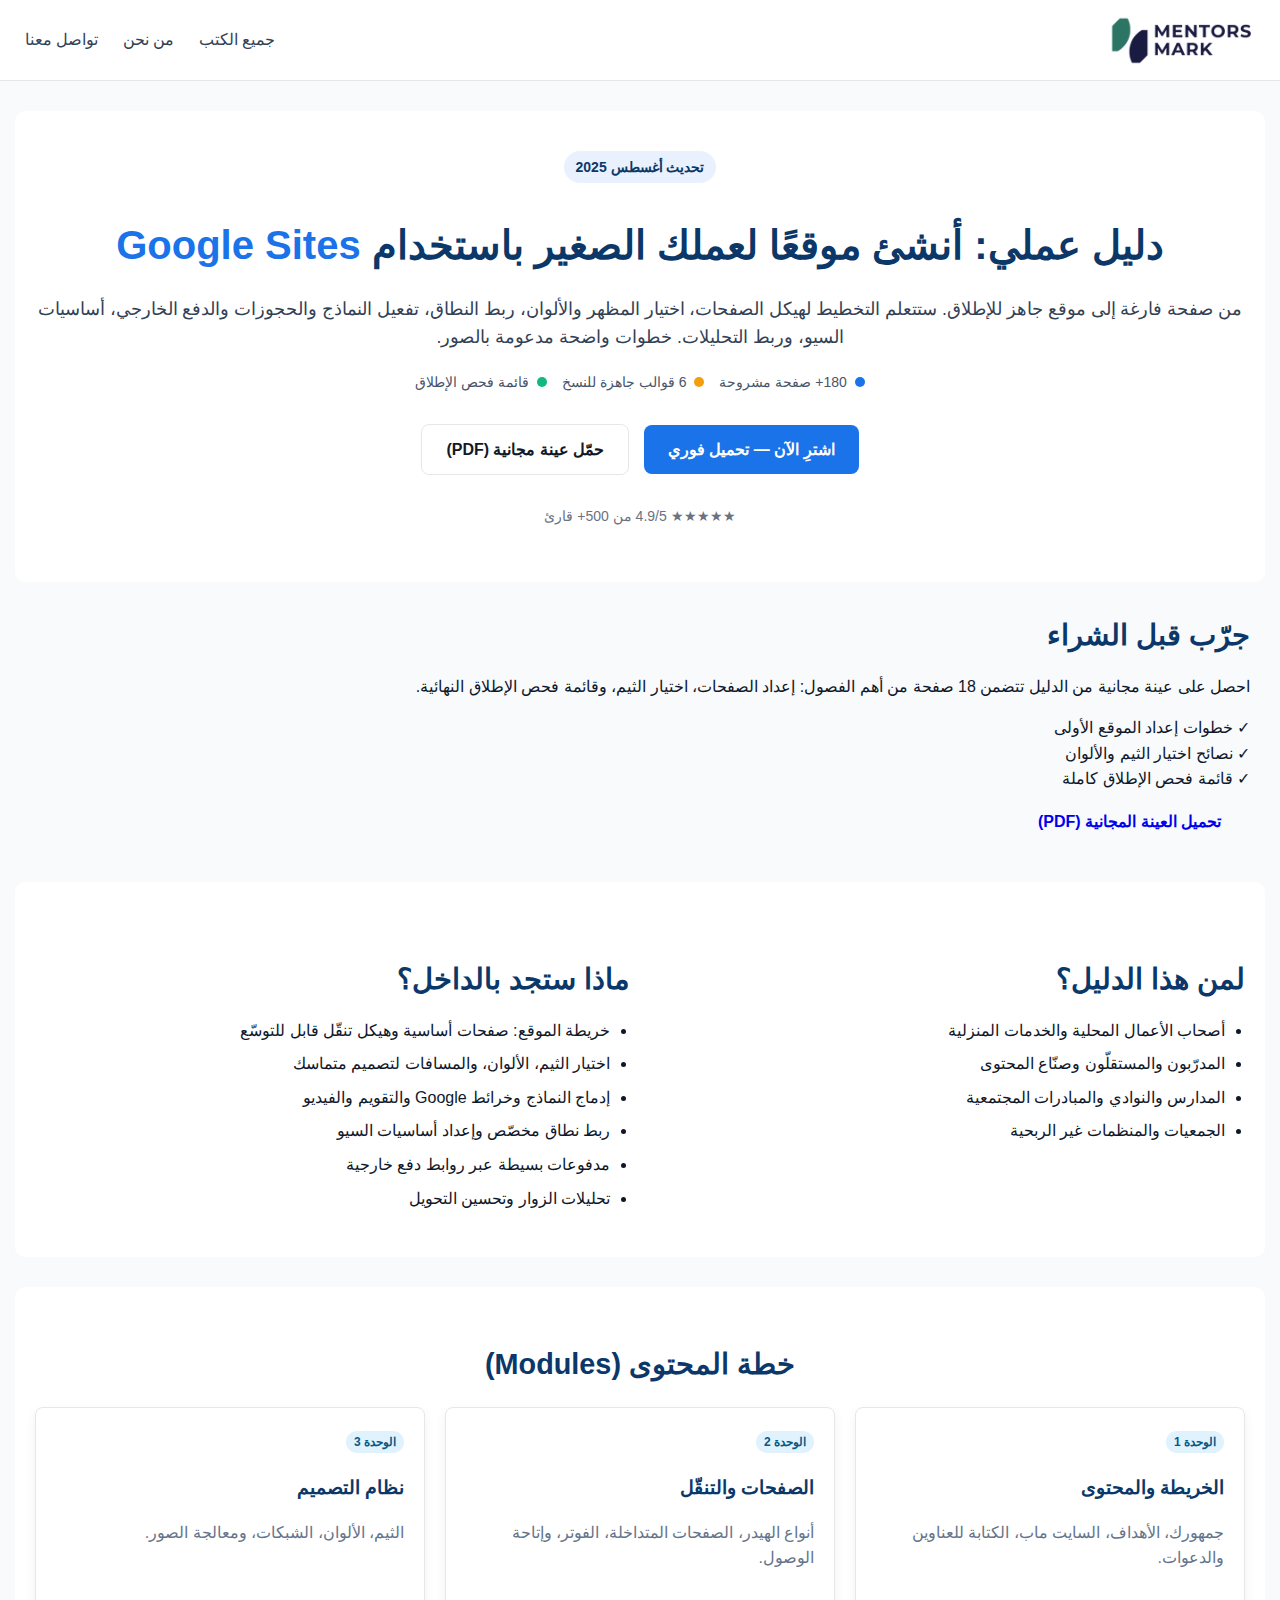
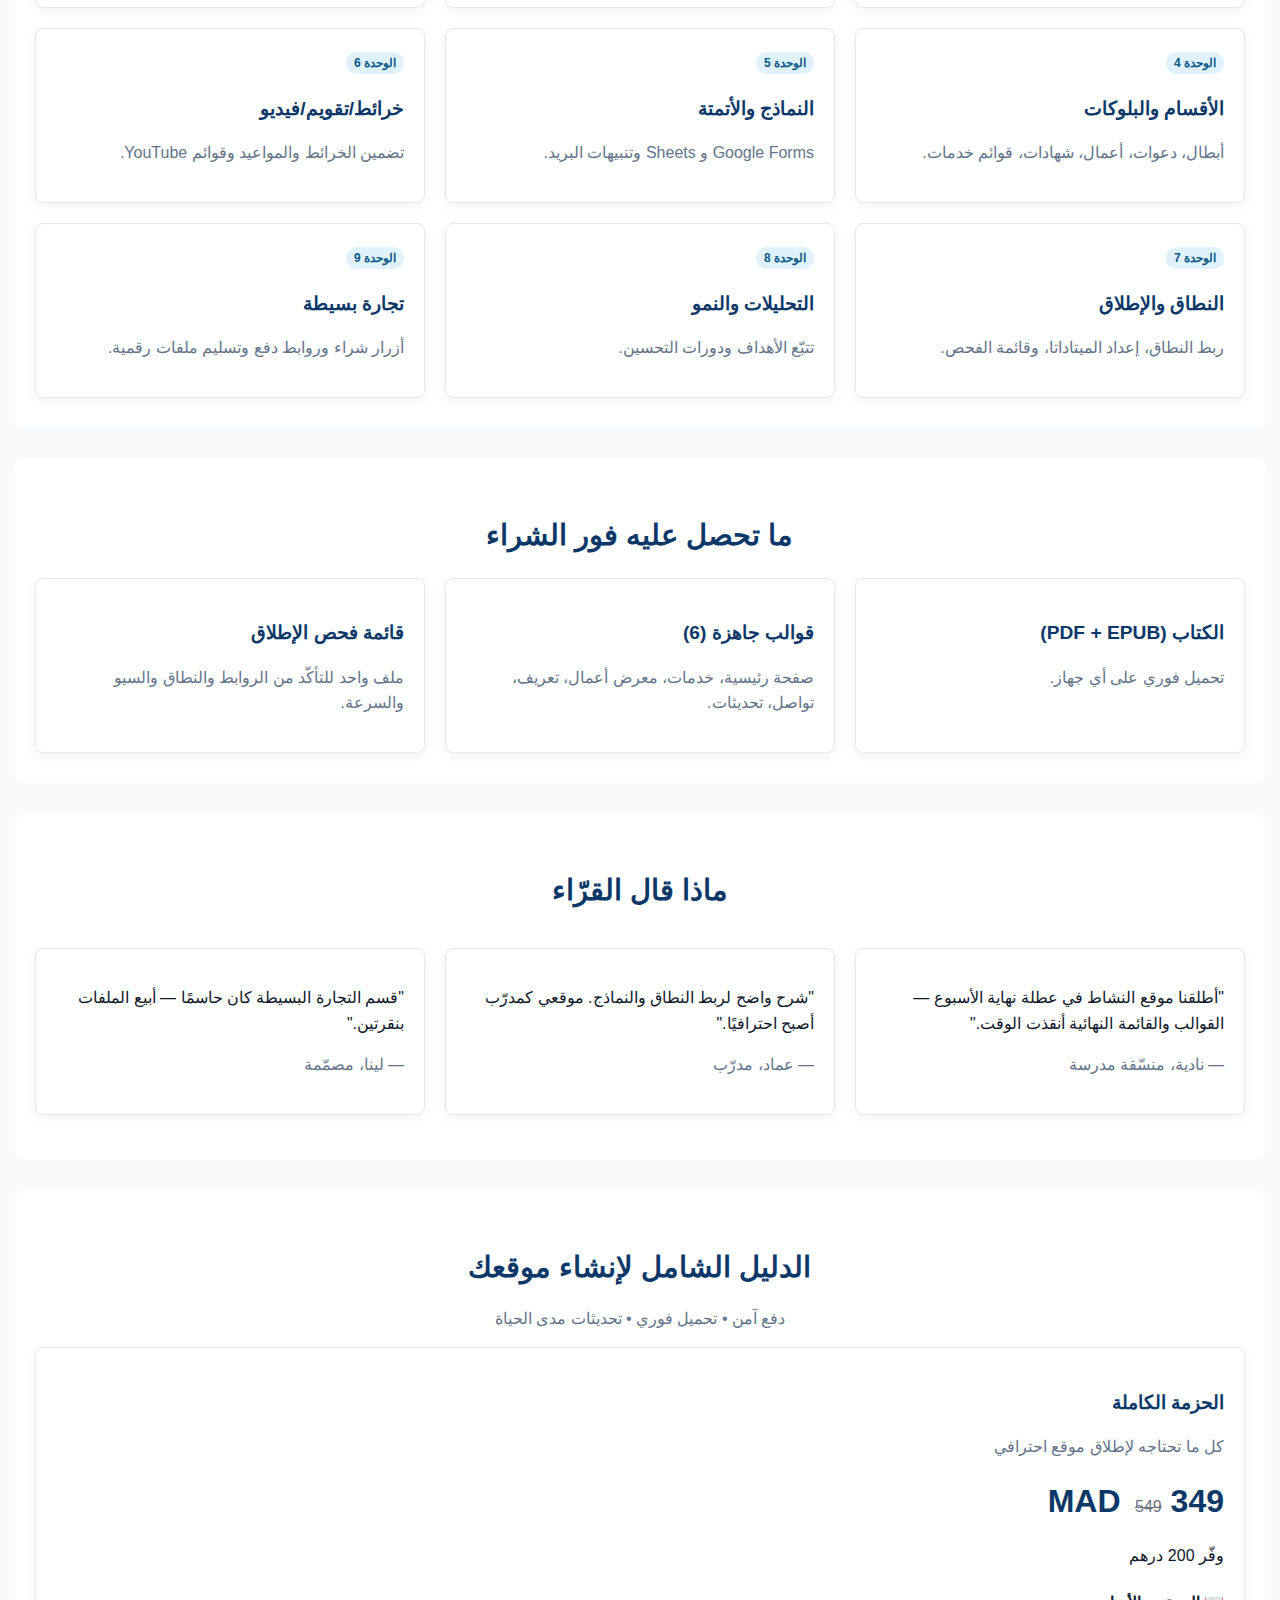
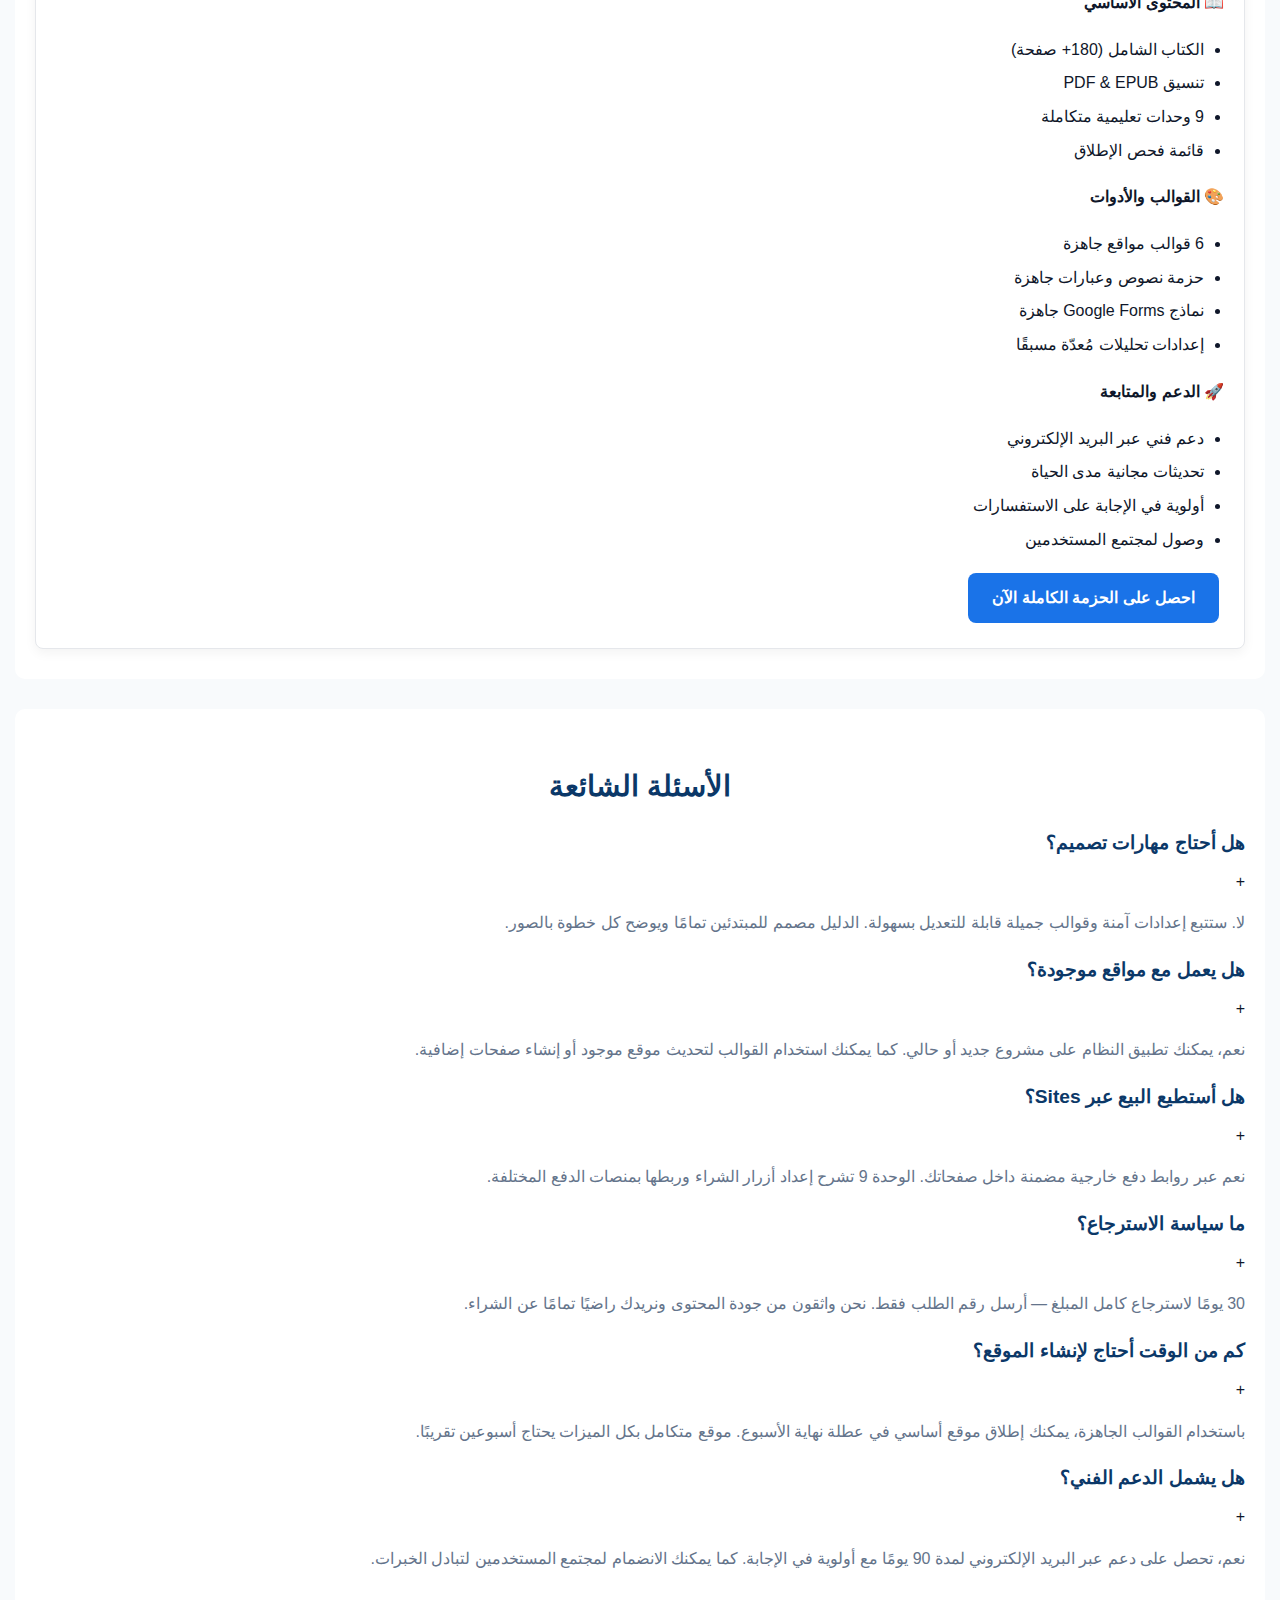
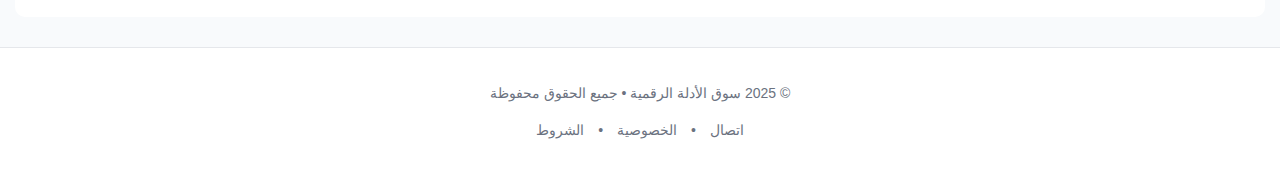
<file: index.html>
<!DOCTYPE html>
<html lang="ar" dir="rtl">

<head>
    <meta charset="utf-8">
    <meta name="viewport" content="width=device-width, initial-scale=1">
    <title>MentorsMark - Your Guide to Digital Transformation</title>
    <link rel="stylesheet" href="style.css">
</head>

<body>
    <!-- Header -->
    <div class="header">
        <div class="container">
            <div class="nav">
                <img src="assets/logo.png" alt="MentorsMark Logo" class="logo">
                <div class="nav-links">
                    <a href="#محتويات">جميع الكتب</a>
                    <a href="#أسعار">من نحن</a>
                    <a href="#أسئلة">تواصل معنا</a>
                </div>
            </div>
        </div>
    </div>

    <!-- Hero Section -->
    <div class="container">
        <div class="hero">
            <span class="pill">تحديث أغسطس 2025</span>
            <h1>دليل عملي: أنشئ موقعًا لعملك الصغير باستخدام <span class="highlight">Google Sites</span></h1>
            <p class="lead">من صفحة فارغة إلى موقع جاهز للإطلاق. ستتعلم التخطيط لهيكل الصفحات، اختيار المظهر والألوان،
                ربط النطاق، تفعيل النماذج والحجوزات والدفع الخارجي، أساسيات السيو، وربط التحليلات. خطوات واضحة مدعومة
                بالصور.</p>

            <div class="kpis">
                <div class="kpi"><span class="dot dot-blue"></span> 180+ صفحة مشروحة</div>
                <div class="kpi"><span class="dot dot-orange"></span> 6 قوالب جاهزة للنسخ</div>
                <div class="kpi"><span class="dot dot-green"></span> قائمة فحص الإطلاق</div>
            </div>

            <div class="buttons">
                <a class="btn btn-primary" href="#أسعار">اشترِ الآن — تحميل فوري</a>
                <a class="btn btn-secondary" href="#عينة">حمّل عينة مجانية (PDF)</a>
            </div>

            <p class="rating">★★★★★ 4.9/5 من 500+ قارئ</p>
        </div>

        <!-- Free Sample Download -->
        <div class="free-sample-section" id="عينة">
            <div class="container">
                <div class="free-sample-card">
                    <div class="sample-content">
                        <h2>جرّب قبل الشراء</h2>
                        <p class="sample-description">احصل على عينة مجانية من الدليل تتضمن 18 صفحة من أهم الفصول: إعداد الصفحات، اختيار الثيم، وقائمة فحص الإطلاق النهائية.</p>
                        <div class="sample-features">
                            <div class="sample-feature">
                                <span class="feature-icon">✓</span>
                                <span>خطوات إعداد الموقع الأولى</span>
                            </div>
                            <div class="sample-feature">
                                <span class="feature-icon">✓</span>
                                <span>نصائح اختيار الثيم والألوان</span>
                            </div>
                            <div class="sample-feature">
                                <span class="feature-icon">✓</span>
                                <span>قائمة فحص الإطلاق كاملة</span>
                            </div>
                        </div>
                        <div class="sample-cta">
                            <a class="btn btn-sample" href="#">تحميل العينة المجانية (PDF)</a>
                        </div>
                    </div>
                    <div class="sample-preview">
                        <div class="preview-pages">
                            <div class="preview-page page-1"></div>
                            <div class="preview-page page-2"></div>
                            <div class="preview-page page-3"></div>
                        </div>
                    </div>
                </div>
            </div>
        </div>

        <!-- Target Audience & Contents -->
        <div class="section" id="لمن">
            <div class="grid grid-2">
                <div>
                    <h2>لمن هذا الدليل؟</h2>
                    <ul>
                        <li>أصحاب الأعمال المحلية والخدمات المنزلية</li>
                        <li>المدرّبون والمستقلّون وصنّاع المحتوى</li>
                        <li>المدارس والنوادي والمبادرات المجتمعية</li>
                        <li>الجمعيات والمنظمات غير الربحية</li>
                    </ul>
                </div>
                <div id="محتويات">
                    <h2>ماذا ستجد بالداخل؟</h2>
                    <ul>
                        <li>خريطة الموقع: صفحات أساسية وهيكل تنقّل قابل للتوسّع</li>
                        <li>اختيار الثيم، الألوان، والمسافات لتصميم متماسك</li>
                        <li>إدماج النماذج وخرائط Google والتقويم والفيديو</li>
                        <li>ربط نطاق مخصّص وإعداد أساسيات السيو</li>
                        <li>مدفوعات بسيطة عبر روابط دفع خارجية</li>
                        <li>تحليلات الزوار وتحسين التحويل</li>
                    </ul>
                </div>
            </div>
        </div>

        <!-- Modules -->
        <div class="section">
            <h2 class="center">خطة المحتوى (Modules)</h2>
            <div class="grid grid-3">
                <div class="card">
                    <span class="badge">الوحدة 1</span>
                    <h3>الخريطة والمحتوى</h3>
                    <p class="muted">جمهورك، الأهداف، السايت ماب، الكتابة للعناوين والدعوات.</p>
                </div>
                <div class="card">
                    <span class="badge">الوحدة 2</span>
                    <h3>الصفحات والتنقّل</h3>
                    <p class="muted">أنواع الهيدر، الصفحات المتداخلة، الفوتر، وإتاحة الوصول.</p>
                </div>
                <div class="card">
                    <span class="badge">الوحدة 3</span>
                    <h3>نظام التصميم</h3>
                    <p class="muted">الثيم، الألوان، الشبكات، ومعالجة الصور.</p>
                </div>
                <div class="card">
                    <span class="badge">الوحدة 4</span>
                    <h3>الأقسام والبلوكات</h3>
                    <p class="muted">أبطال، دعوات، أعمال، شهادات، قوائم خدمات.</p>
                </div>
                <div class="card">
                    <span class="badge">الوحدة 5</span>
                    <h3>النماذج والأتمتة</h3>
                    <p class="muted">Google Forms و Sheets وتنبيهات البريد.</p>
                </div>
                <div class="card">
                    <span class="badge">الوحدة 6</span>
                    <h3>خرائط/تقويم/فيديو</h3>
                    <p class="muted">تضمين الخرائط والمواعيد وقوائم YouTube.</p>
                </div>
                <div class="card">
                    <span class="badge">الوحدة 7</span>
                    <h3>النطاق والإطلاق</h3>
                    <p class="muted">ربط النطاق، إعداد الميتاداتا، وقائمة الفحص.</p>
                </div>
                <div class="card">
                    <span class="badge">الوحدة 8</span>
                    <h3>التحليلات والنمو</h3>
                    <p class="muted">تتبّع الأهداف ودورات التحسين.</p>
                </div>
                <div class="card">
                    <span class="badge">الوحدة 9</span>
                    <h3>تجارة بسيطة</h3>
                    <p class="muted">أزرار شراء وروابط دفع وتسليم ملفات رقمية.</p>
                </div>
            </div>
        </div>

        <!-- What You Get -->
        <div class="section">
            <h2 class="center">ما تحصل عليه فور الشراء</h2>
            <div class="grid grid-3">
                <div class="card">
                    <h3>الكتاب (PDF + EPUB)</h3>
                    <p class="muted">تحميل فوري على أي جهاز.</p>
                </div>
                <div class="card">
                    <h3>قوالب جاهزة (6)</h3>
                    <p class="muted">صفحة رئيسية، خدمات، معرض أعمال، تعريف، تواصل، تحديثات.</p>
                </div>
                <div class="card">
                    <h3>قائمة فحص الإطلاق</h3>
                    <p class="muted">ملف واحد للتأكّد من الروابط والنطاق والسيو والسرعة.</p>
                </div>
            </div>
        </div>

        <!-- Testimonials -->
        <div class="section">
            <h2 class="center">ماذا قال القرّاء</h2>
            <div class="grid grid-3">
                <blockquote class="card testimonial-card">
                    <div class="avatar-container">
                        <div class="avatar avatar-1"></div>
                    </div>
                    <p>"أطلقنا موقع النشاط في عطلة نهاية الأسبوع — القوالب والقائمة النهائية أنقذت الوقت."</p>
                    <p class="muted">— نادية، منسّقة مدرسة</p>
                </blockquote>
                <blockquote class="card testimonial-card">
                    <div class="avatar-container">
                        <div class="avatar avatar-2"></div>
                    </div>
                    <p>"شرح واضح لربط النطاق والنماذج. موقعي كمدرّب أصبح احترافيًا."</p>
                    <p class="muted">— عماد، مدرّب</p>
                </blockquote>
                <blockquote class="card testimonial-card">
                    <div class="avatar-container">
                        <div class="avatar avatar-3"></div>
                    </div>
                    <p>"قسم التجارة البسيطة كان حاسمًا — أبيع الملفات بنقرتين."</p>
                    <p class="muted">— لينا، مصمّمة</p>
                </blockquote>
            </div>
        </div>

        <!-- Pricing -->
        <div class="section" id="أسعار">
            <h2 class="center">الدليل الشامل لإنشاء موقعك</h2>
            <p class="center muted">دفع آمن • تحميل فوري • تحديثات مدى الحياة</p>
            <div class="single-price-container">
                <div class="card single-price-card">
                    <div class="price-header">
                        <h3>الحزمة الكاملة</h3>
                        <p class="muted">كل ما تحتاجه لإطلاق موقع احترافي</p>
                        <div class="price-display">
                            <span class="price">349 MAD</span> 
                            <span class="strike">549</span>
                        </div>
                        <p class="discount-badge">وفّر 200 درهم</p>
                    </div>
                    
                    <div class="features-grid">
                        <div class="feature-column">
                            <h4>📖 المحتوى الأساسي</h4>
                            <ul>
                                <li>الكتاب الشامل (180+ صفحة)</li>
                                <li>تنسيق PDF & EPUB</li>
                                <li>9 وحدات تعليمية متكاملة</li>
                                <li>قائمة فحص الإطلاق</li>
                            </ul>
                        </div>
                        
                        <div class="feature-column">
                            <h4>🎨 القوالب والأدوات</h4>
                            <ul>
                                <li>6 قوالب مواقع جاهزة</li>
                                <li>حزمة نصوص وعبارات جاهزة</li>
                                <li>نماذج Google Forms جاهزة</li>
                                <li>إعدادات تحليلات مُعدّة مسبقًا</li>
                            </ul>
                        </div>
                        
                        <div class="feature-column">
                            <h4>🚀 الدعم والمتابعة</h4>
                            <ul>
                                <li>دعم فني عبر البريد الإلكتروني</li>
                                <li>تحديثات مجانية مدى الحياة</li>
                                <li>أولوية في الإجابة على الاستفسارات</li>
                                <li>وصول لمجتمع المستخدمين</li>
                            </ul>
                        </div>
                    </div>
                    
                    <div class="cta-section">
                        <a class="btn btn-primary large-btn" href="#">احصل على الحزمة الكاملة الآن</a>
                    </div>
                </div>
            </div>
        </div>

        <!-- FAQ & Sample -->
        <div class="section" id="أسئلة">
            <div class="faq-container">
                <h2 class="center">الأسئلة الشائعة</h2>
                <div class="faq-accordion">
                    <div class="faq-item">
                        <div class="faq-question" onclick="toggleFAQ(this)">
                            <h3>هل أحتاج مهارات تصميم؟</h3>
                            <span class="faq-icon">+</span>
                        </div>
                        <div class="faq-answer">
                            <p class="muted">لا. ستتبع إعدادات آمنة وقوالب جميلة قابلة للتعديل بسهولة. الدليل مصمم للمبتدئين تمامًا ويوضح كل خطوة بالصور.</p>
                        </div>
                    </div>
                    
                    <div class="faq-item">
                        <div class="faq-question" onclick="toggleFAQ(this)">
                            <h3>هل يعمل مع مواقع موجودة؟</h3>
                            <span class="faq-icon">+</span>
                        </div>
                        <div class="faq-answer">
                            <p class="muted">نعم، يمكنك تطبيق النظام على مشروع جديد أو حالي. كما يمكنك استخدام القوالب لتحديث موقع موجود أو إنشاء صفحات إضافية.</p>
                        </div>
                    </div>
                    
                    <div class="faq-item">
                        <div class="faq-question" onclick="toggleFAQ(this)">
                            <h3>هل أستطيع البيع عبر Sites؟</h3>
                            <span class="faq-icon">+</span>
                        </div>
                        <div class="faq-answer">
                            <p class="muted">نعم عبر روابط دفع خارجية مضمنة داخل صفحاتك. الوحدة 9 تشرح إعداد أزرار الشراء وربطها بمنصات الدفع المختلفة.</p>
                        </div>
                    </div>
                    
                    <div class="faq-item">
                        <div class="faq-question" onclick="toggleFAQ(this)">
                            <h3>ما سياسة الاسترجاع؟</h3>
                            <span class="faq-icon">+</span>
                        </div>
                        <div class="faq-answer">
                            <p class="muted">30 يومًا لاسترجاع كامل المبلغ — أرسل رقم الطلب فقط. نحن واثقون من جودة المحتوى ونريدك راضيًا تمامًا عن الشراء.</p>
                        </div>
                    </div>
                    
                    <div class="faq-item">
                        <div class="faq-question" onclick="toggleFAQ(this)">
                            <h3>كم من الوقت أحتاج لإنشاء الموقع؟</h3>
                            <span class="faq-icon">+</span>
                        </div>
                        <div class="faq-answer">
                            <p class="muted">باستخدام القوالب الجاهزة، يمكنك إطلاق موقع أساسي في عطلة نهاية الأسبوع. موقع متكامل بكل الميزات يحتاج أسبوعين تقريبًا.</p>
                        </div>
                    </div>
                    
                    <div class="faq-item">
                        <div class="faq-question" onclick="toggleFAQ(this)">
                            <h3>هل يشمل الدعم الفني؟</h3>
                            <span class="faq-icon">+</span>
                        </div>
                        <div class="faq-answer">
                            <p class="muted">نعم، تحصل على دعم عبر البريد الإلكتروني لمدة 90 يومًا مع أولوية في الإجابة. كما يمكنك الانضمام لمجتمع المستخدمين لتبادل الخبرات.</p>
                        </div>
                    </div>
                </div>
            </div>
        </div>
    </div>

    <!-- Footer -->
    <div class="footer">
        <div class="container">
            <p>© 2025 سوق الأدلة الرقمية • جميع الحقوق محفوظة</p>
            <p><a href="#">اتصال</a> • <a href="#">الخصوصية</a> • <a href="#">الشروط</a></p>
        </div>
    </div>

    <script>
        function toggleFAQ(element) {
            const faqItem = element.parentElement;
            const isActive = faqItem.classList.contains('active');
            
            // Close all other FAQ items
            document.querySelectorAll('.faq-item.active').forEach(item => {
                if (item !== faqItem) {
                    item.classList.remove('active');
                    item.querySelector('.faq-icon').textContent = '+';
                }
            });
            
            // Toggle current FAQ item
            if (isActive) {
                faqItem.classList.remove('active');
                element.querySelector('.faq-icon').textContent = '+';
            } else {
                faqItem.classList.add('active');
                element.querySelector('.faq-icon').textContent = '−';
            }
        }
    </script>
</body>

</html>
</file>
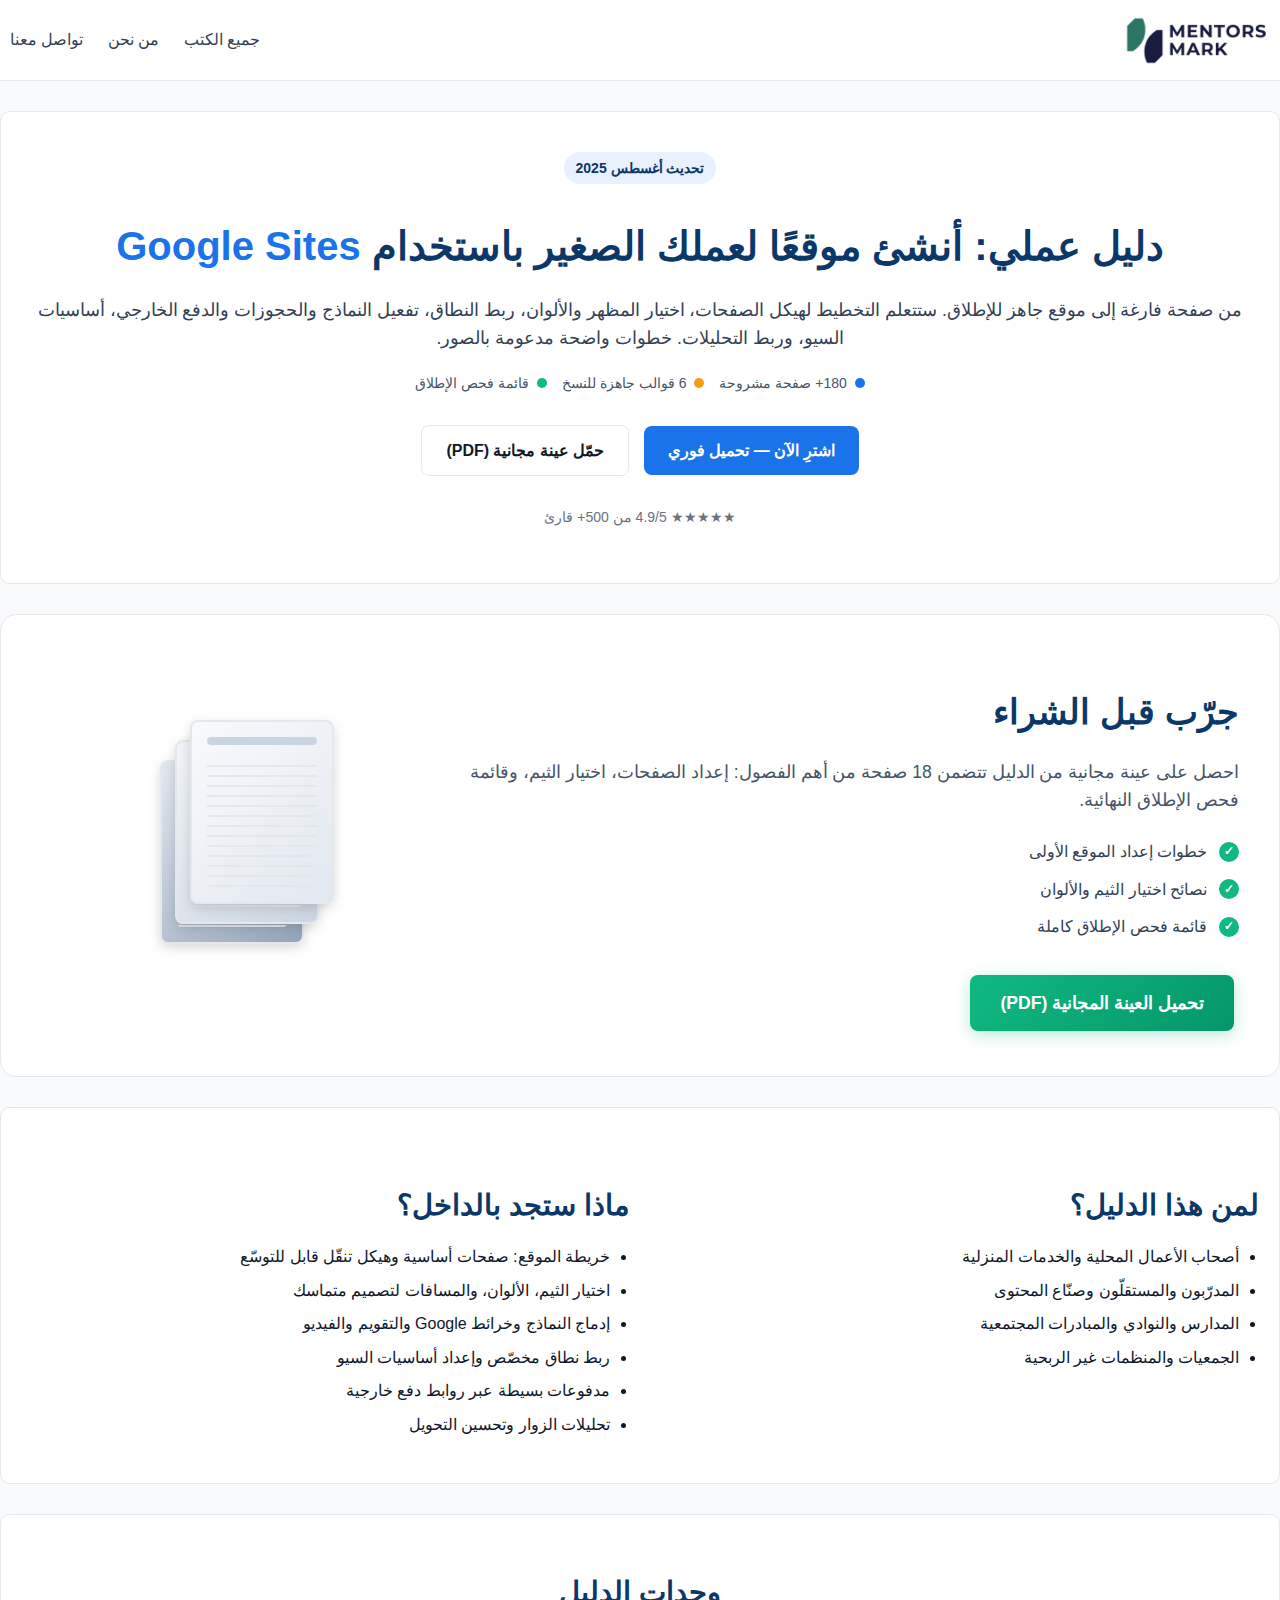
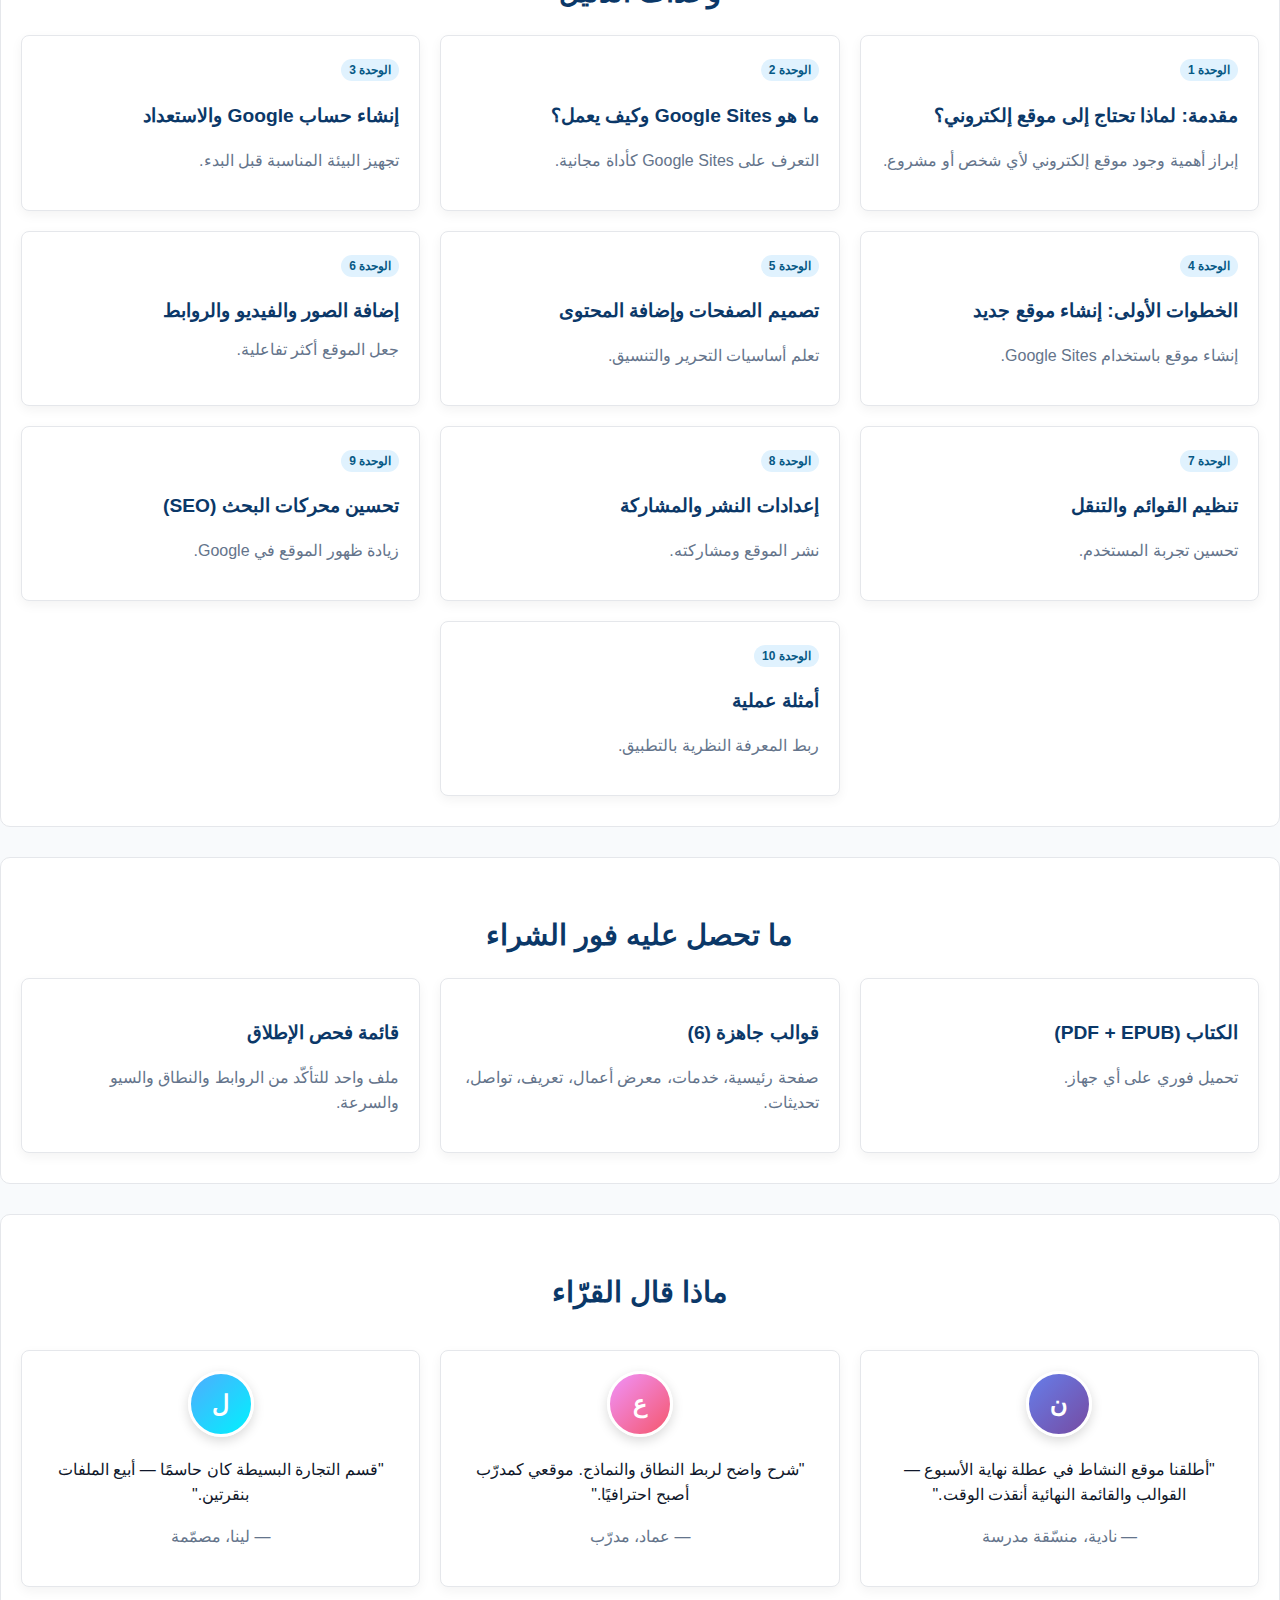
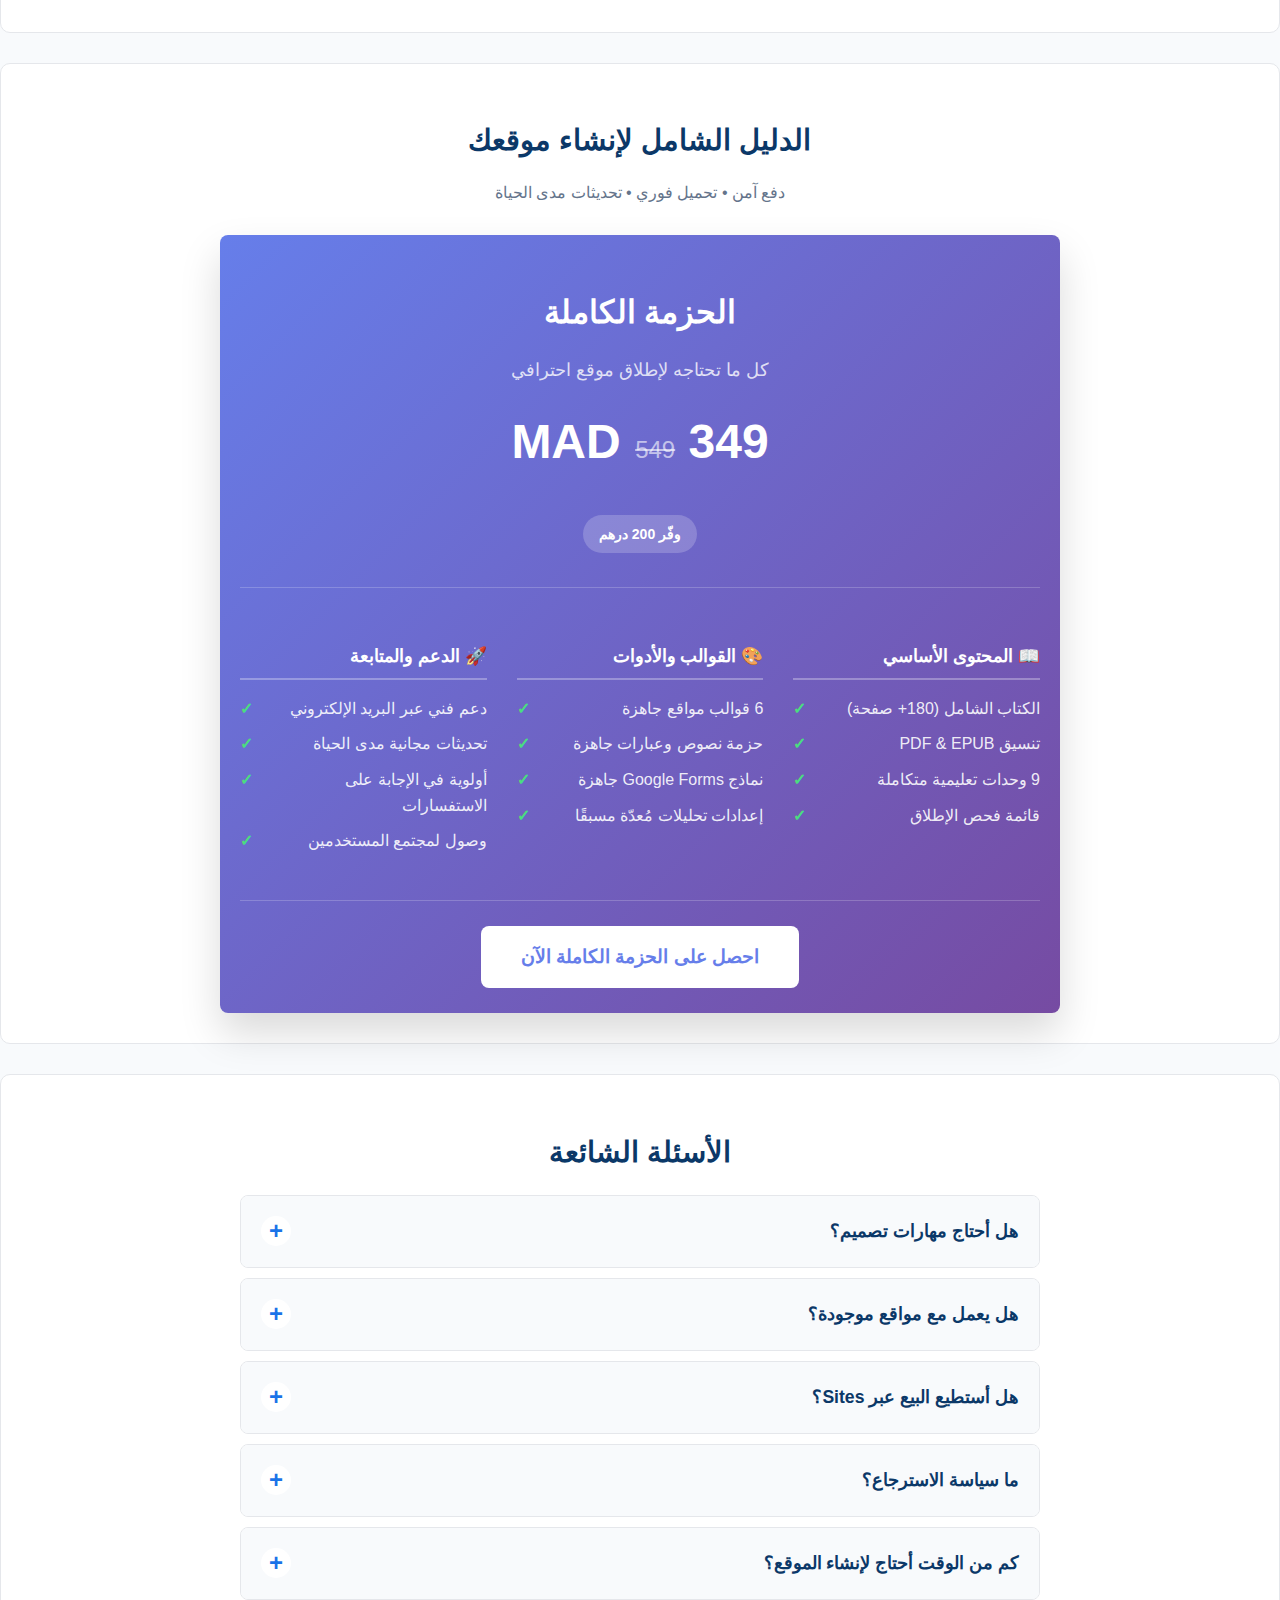
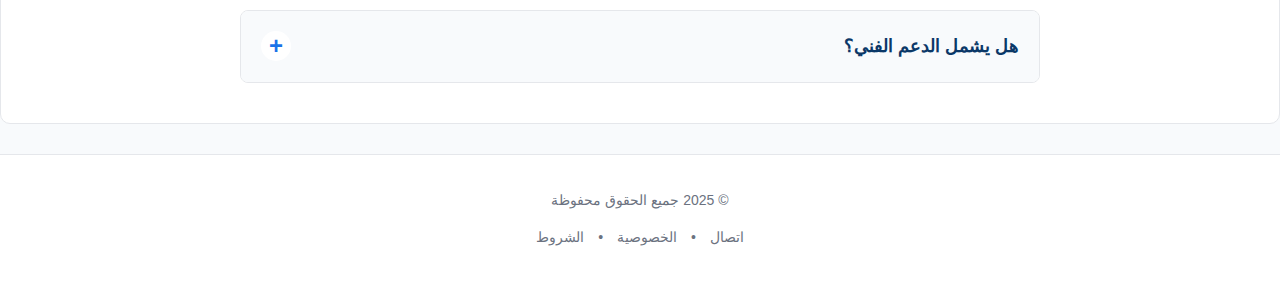
<file: public/index.html>
<!DOCTYPE html>
<html lang="ar" dir="rtl">
  <head>
    <meta charset="utf-8" />
    <meta name="viewport" content="width=device-width, initial-scale=1" />
    <title>MentorsMark - Your Guide to Digital Transformation</title>
    <link rel="stylesheet" href="style.css" />
  </head>

  <body>
    <!-- Header -->
    <div class="header">
      <div class="container">
        <div class="nav">
          <img src="assets/logo.png" alt="MentorsMark Logo" class="logo" />
          <div class="nav-links">
            <a href="#محتويات">جميع الكتب</a>
            <a href="#أسعار">من نحن</a>
            <a href="#أسئلة">تواصل معنا</a>
          </div>
        </div>
      </div>
    </div>

    <!-- Hero Section -->
    <div class="container">
      <div class="hero">
        <span class="pill">تحديث أغسطس 2025</span>
        <h1>
          دليل عملي: أنشئ موقعًا لعملك الصغير باستخدام
          <span class="highlight">Google Sites</span>
        </h1>
        <p class="lead">
          من صفحة فارغة إلى موقع جاهز للإطلاق. ستتعلم التخطيط لهيكل الصفحات،
          اختيار المظهر والألوان، ربط النطاق، تفعيل النماذج والحجوزات والدفع
          الخارجي، أساسيات السيو، وربط التحليلات. خطوات واضحة مدعومة بالصور.
        </p>

        <div class="kpis">
          <div class="kpi">
            <span class="dot dot-blue"></span> 180+ صفحة مشروحة
          </div>
          <div class="kpi">
            <span class="dot dot-orange"></span> 6 قوالب جاهزة للنسخ
          </div>
          <div class="kpi">
            <span class="dot dot-green"></span> قائمة فحص الإطلاق
          </div>
        </div>

        <div class="buttons">
          <a class="btn btn-primary" href="#أسعار">اشترِ الآن — تحميل فوري</a>
          <a class="btn btn-secondary" href="#عينة">حمّل عينة مجانية (PDF)</a>
        </div>

        <p class="rating">★★★★★ 4.9/5 من 500+ قارئ</p>
      </div>

      <!-- Free Sample Download -->
      <div class="free-sample-section" id="عينة">
        <div class="container">
          <div class="free-sample-card">
            <div class="sample-content">
              <h2>جرّب قبل الشراء</h2>
              <p class="sample-description">
                احصل على عينة مجانية من الدليل تتضمن 18 صفحة من أهم الفصول:
                إعداد الصفحات، اختيار الثيم، وقائمة فحص الإطلاق النهائية.
              </p>
              <div class="sample-features">
                <div class="sample-feature">
                  <span class="feature-icon">✓</span>
                  <span>خطوات إعداد الموقع الأولى</span>
                </div>
                <div class="sample-feature">
                  <span class="feature-icon">✓</span>
                  <span>نصائح اختيار الثيم والألوان</span>
                </div>
                <div class="sample-feature">
                  <span class="feature-icon">✓</span>
                  <span>قائمة فحص الإطلاق كاملة</span>
                </div>
              </div>
              <div class="sample-cta">
                <a class="btn btn-sample" href="#"
                  >تحميل العينة المجانية (PDF)</a
                >
              </div>
            </div>
            <div class="sample-preview">
              <div class="preview-pages">
                <div class="preview-page page-1"></div>
                <div class="preview-page page-2"></div>
                <div class="preview-page page-3"></div>
              </div>
            </div>
          </div>
        </div>
      </div>

      <!-- Target Audience & Contents -->
      <div class="section" id="لمن">
        <div class="grid grid-2">
          <div>
            <h2>لمن هذا الدليل؟</h2>
            <ul>
              <li>أصحاب الأعمال المحلية والخدمات المنزلية</li>
              <li>المدرّبون والمستقلّون وصنّاع المحتوى</li>
              <li>المدارس والنوادي والمبادرات المجتمعية</li>
              <li>الجمعيات والمنظمات غير الربحية</li>
            </ul>
          </div>
          <div id="محتويات">
            <h2>ماذا ستجد بالداخل؟</h2>
            <ul>
              <li>خريطة الموقع: صفحات أساسية وهيكل تنقّل قابل للتوسّع</li>
              <li>اختيار الثيم، الألوان، والمسافات لتصميم متماسك</li>
              <li>إدماج النماذج وخرائط Google والتقويم والفيديو</li>
              <li>ربط نطاق مخصّص وإعداد أساسيات السيو</li>
              <li>مدفوعات بسيطة عبر روابط دفع خارجية</li>
              <li>تحليلات الزوار وتحسين التحويل</li>
            </ul>
          </div>
        </div>
      </div>

      <!-- Modules -->
      <div class="section">
        <h2 class="center">وحدات الدليل</h2>
        <div class="grid grid-3">
          <div class="card">
            <span class="badge">الوحدة 1</span>
            <h3>مقدمة: لماذا تحتاج إلى موقع إلكتروني؟</h3>
            <p class="muted">
              إبراز أهمية وجود موقع إلكتروني لأي شخص أو مشروع.
            </p>
          </div>
          <div class="card">
            <span class="badge">الوحدة 2</span>
            <h3>ما هو Google Sites وكيف يعمل؟</h3>
            <p class="muted">التعرف على Google Sites كأداة مجانية.</p>
          </div>
          <div class="card">
            <span class="badge">الوحدة 3</span>
            <h3>إنشاء حساب Google والاستعداد</h3>
            <p class="muted">تجهيز البيئة المناسبة قبل البدء.</p>
          </div>
          <div class="card">
            <span class="badge">الوحدة 4</span>
            <h3>الخطوات الأولى: إنشاء موقع جديد</h3>
            <p class="muted">إنشاء موقع باستخدام Google Sites.</p>
          </div>
          <div class="card">
            <span class="badge">الوحدة 5</span>
            <h3>تصميم الصفحات وإضافة المحتوى</h3>
            <p class="muted">تعلم أساسيات التحرير والتنسيق.</p>
          </div>
          <div class="card">
            <span class="badge">الوحدة 6</span>
            <h3>إضافة الصور والفيديو والروابط</h3>
            <span class="muted"> جعل الموقع أكثر تفاعلية. </span>
          </div>
          <div class="card">
            <span class="badge">الوحدة 7</span>
            <h3>تنظيم القوائم والتنقل</h3>

            <p class="muted">تحسين تجربة المستخدم.</p>
          </div>
          <div class="card">
            <span class="badge">الوحدة 8</span>
            <h3>إعدادات النشر والمشاركة</h3>
            <p class="muted">نشر الموقع ومشاركته.</p>
          </div>
          <div class="card">
            <span class="badge">الوحدة 9</span>
            <h3>تحسين محركات البحث (SEO)</h3>
            <p class="muted">زيادة ظهور الموقع في Google.</p>
          </div>
          <div></div>
          <div class="card">
            <span class="badge">الوحدة 10</span>
            <h3>أمثلة عملية</h3>
            <p class="muted">ربط المعرفة النظرية بالتطبيق.</p>
          </div>
        </div>
      </div>

      <!-- What You Get -->
      <div class="section">
        <h2 class="center">ما تحصل عليه فور الشراء</h2>
        <div class="grid grid-3">
          <div class="card">
            <h3>الكتاب (PDF + EPUB)</h3>
            <p class="muted">تحميل فوري على أي جهاز.</p>
          </div>
          <div class="card">
            <h3>قوالب جاهزة (6)</h3>
            <p class="muted">
              صفحة رئيسية، خدمات، معرض أعمال، تعريف، تواصل، تحديثات.
            </p>
          </div>
          <div class="card">
            <h3>قائمة فحص الإطلاق</h3>
            <p class="muted">
              ملف واحد للتأكّد من الروابط والنطاق والسيو والسرعة.
            </p>
          </div>
        </div>
      </div>

      <!-- Testimonials -->
      <div class="section">
        <h2 class="center">ماذا قال القرّاء</h2>
        <div class="grid grid-3">
          <blockquote class="card testimonial-card">
            <div class="avatar-container">
              <div class="avatar avatar-1"></div>
            </div>
            <p>
              "أطلقنا موقع النشاط في عطلة نهاية الأسبوع — القوالب والقائمة
              النهائية أنقذت الوقت."
            </p>
            <p class="muted">— نادية، منسّقة مدرسة</p>
          </blockquote>
          <blockquote class="card testimonial-card">
            <div class="avatar-container">
              <div class="avatar avatar-2"></div>
            </div>
            <p>"شرح واضح لربط النطاق والنماذج. موقعي كمدرّب أصبح احترافيًا."</p>
            <p class="muted">— عماد، مدرّب</p>
          </blockquote>
          <blockquote class="card testimonial-card">
            <div class="avatar-container">
              <div class="avatar avatar-3"></div>
            </div>
            <p>"قسم التجارة البسيطة كان حاسمًا — أبيع الملفات بنقرتين."</p>
            <p class="muted">— لينا، مصمّمة</p>
          </blockquote>
        </div>
      </div>

      <!-- Pricing -->
      <div class="section" id="أسعار">
        <h2 class="center">الدليل الشامل لإنشاء موقعك</h2>
        <p class="center muted">دفع آمن • تحميل فوري • تحديثات مدى الحياة</p>
        <div class="single-price-container">
          <div class="card single-price-card">
            <div class="price-header">
              <h3>الحزمة الكاملة</h3>
              <p class="muted">كل ما تحتاجه لإطلاق موقع احترافي</p>
              <div class="price-display">
                <span class="price">349 MAD</span>
                <span class="strike">549</span>
              </div>
              <p class="discount-badge">وفّر 200 درهم</p>
            </div>

            <div class="features-grid">
              <div class="feature-column">
                <h4>📖 المحتوى الأساسي</h4>
                <ul>
                  <li>الكتاب الشامل (180+ صفحة)</li>
                  <li>تنسيق PDF & EPUB</li>
                  <li>9 وحدات تعليمية متكاملة</li>
                  <li>قائمة فحص الإطلاق</li>
                </ul>
              </div>

              <div class="feature-column">
                <h4>🎨 القوالب والأدوات</h4>
                <ul>
                  <li>6 قوالب مواقع جاهزة</li>
                  <li>حزمة نصوص وعبارات جاهزة</li>
                  <li>نماذج Google Forms جاهزة</li>
                  <li>إعدادات تحليلات مُعدّة مسبقًا</li>
                </ul>
              </div>

              <div class="feature-column">
                <h4>🚀 الدعم والمتابعة</h4>
                <ul>
                  <li>دعم فني عبر البريد الإلكتروني</li>
                  <li>تحديثات مجانية مدى الحياة</li>
                  <li>أولوية في الإجابة على الاستفسارات</li>
                  <li>وصول لمجتمع المستخدمين</li>
                </ul>
              </div>
            </div>

            <div class="cta-section">
              <a class="btn btn-primary large-btn" href="#"
                >احصل على الحزمة الكاملة الآن</a
              >
            </div>
          </div>
        </div>
      </div>

      <!-- FAQ & Sample -->
      <div class="section" id="أسئلة">
        <div class="faq-container">
          <h2 class="center">الأسئلة الشائعة</h2>
          <div class="faq-accordion">
            <div class="faq-item">
              <div class="faq-question" onclick="toggleFAQ(this)">
                <h3>هل أحتاج مهارات تصميم؟</h3>
                <span class="faq-icon">+</span>
              </div>
              <div class="faq-answer">
                <p class="muted">
                  لا. ستتبع إعدادات آمنة وقوالب جميلة قابلة للتعديل بسهولة.
                  الدليل مصمم للمبتدئين تمامًا ويوضح كل خطوة بالصور.
                </p>
              </div>
            </div>

            <div class="faq-item">
              <div class="faq-question" onclick="toggleFAQ(this)">
                <h3>هل يعمل مع مواقع موجودة؟</h3>
                <span class="faq-icon">+</span>
              </div>
              <div class="faq-answer">
                <p class="muted">
                  نعم، يمكنك تطبيق النظام على مشروع جديد أو حالي. كما يمكنك
                  استخدام القوالب لتحديث موقع موجود أو إنشاء صفحات إضافية.
                </p>
              </div>
            </div>

            <div class="faq-item">
              <div class="faq-question" onclick="toggleFAQ(this)">
                <h3>هل أستطيع البيع عبر Sites؟</h3>
                <span class="faq-icon">+</span>
              </div>
              <div class="faq-answer">
                <p class="muted">
                  نعم عبر روابط دفع خارجية مضمنة داخل صفحاتك. الوحدة 9 تشرح
                  إعداد أزرار الشراء وربطها بمنصات الدفع المختلفة.
                </p>
              </div>
            </div>

            <div class="faq-item">
              <div class="faq-question" onclick="toggleFAQ(this)">
                <h3>ما سياسة الاسترجاع؟</h3>
                <span class="faq-icon">+</span>
              </div>
              <div class="faq-answer">
                <p class="muted">
                  30 يومًا لاسترجاع كامل المبلغ — أرسل رقم الطلب فقط. نحن واثقون
                  من جودة المحتوى ونريدك راضيًا تمامًا عن الشراء.
                </p>
              </div>
            </div>

            <div class="faq-item">
              <div class="faq-question" onclick="toggleFAQ(this)">
                <h3>كم من الوقت أحتاج لإنشاء الموقع؟</h3>
                <span class="faq-icon">+</span>
              </div>
              <div class="faq-answer">
                <p class="muted">
                  باستخدام القوالب الجاهزة، يمكنك إطلاق موقع أساسي في عطلة نهاية
                  الأسبوع. موقع متكامل بكل الميزات يحتاج أسبوعين تقريبًا.
                </p>
              </div>
            </div>

            <div class="faq-item">
              <div class="faq-question" onclick="toggleFAQ(this)">
                <h3>هل يشمل الدعم الفني؟</h3>
                <span class="faq-icon">+</span>
              </div>
              <div class="faq-answer">
                <p class="muted">
                  نعم، تحصل على دعم عبر البريد الإلكتروني لمدة 90 يومًا مع
                  أولوية في الإجابة. كما يمكنك الانضمام لمجتمع المستخدمين لتبادل
                  الخبرات.
                </p>
              </div>
            </div>
          </div>
        </div>
      </div>
    </div>

    <!-- Footer -->
    <div class="footer">
      <div class="container">
        <p>© 2025 جميع الحقوق محفوظة</p>
        <p>
          <a href="#">اتصال</a> • <a href="#">الخصوصية</a> •
          <a href="#">الشروط</a>
        </p>
      </div>
    </div>

    <script>
      function toggleFAQ(element) {
        const faqItem = element.parentElement;
        const isActive = faqItem.classList.contains("active");

        // Close all other FAQ items
        document.querySelectorAll(".faq-item.active").forEach((item) => {
          if (item !== faqItem) {
            item.classList.remove("active");
            item.querySelector(".faq-icon").textContent = "+";
          }
        });

        // Toggle current FAQ item
        if (isActive) {
          faqItem.classList.remove("active");
          element.querySelector(".faq-icon").textContent = "+";
        } else {
          faqItem.classList.add("active");
          element.querySelector(".faq-icon").textContent = "−";
        }
      }
    </script>
  </body>
</html>
</file>
<file: style.css>
body {
    font-family: Arial, sans-serif;
    line-height: 1.6;
    margin: 0;
    background-color: #f8fafc;
    color: #0f172a;
}

.container {
    max-width: 1280px;
    margin: 0 auto;
    padding: 0 15px;
}

.header {
    background: white;
    padding: 15px 0;
    border-bottom: 1px solid #e5e7eb;
    margin-bottom: 30px;
}

.nav {
    display: flex;
    justify-content: space-between;
    align-items: center;
    flex-wrap: wrap;
}

.logo {
    height: 50px;
}

.nav-links a {
    margin: 0 10px;
    color: #334155;
    text-decoration: none;
}

.nav-links a:hover {
    color: #1a73e8;
}

.hero {
    background: white;
    padding: 40px 20px;
    border-radius: 10px;
    margin-bottom: 30px;
    text-align: center;
}

.pill {
    display: inline-block;
    background: rgba(26, 115, 232, 0.1);
    color: #0b3868;
    padding: 5px 12px;
    border-radius: 20px;
    font-size: 14px;
    font-weight: bold;
    margin-bottom: 15px;
}

h1 {
    font-size: 2.5rem;
    margin: 15px 0;
    color: #0b3868;
}

.highlight {
    color: #1a73e8;
}

.lead {
    font-size: 1.1rem;
    color: #334155;
    margin-bottom: 20px;
}

.kpis {
    display: flex;
    justify-content: center;
    flex-wrap: wrap;
    gap: 15px;
    margin: 20px 0;
    font-size: 14px;
    color: #475569;
}

.kpi {
    display: flex;
    align-items: center;
    gap: 8px;
}

.dot {
    width: 10px;
    height: 10px;
    border-radius: 50%;
}

.dot-blue {
    background: #1a73e8;
}

.dot-orange {
    background: #f59e0b;
}

.dot-green {
    background: #10b981;
}

.buttons {
    margin: 25px 0;
}

.btn {
    display: inline-block;
    padding: 12px 24px;
    margin: 5px;
    border-radius: 8px;
    text-decoration: none;
    font-weight: bold;
    text-align: center;
}

.btn-primary {
    background: #1a73e8;
    color: white;
}

.btn-secondary {
    background: white;
    color: #111827;
    border: 1px solid #e5e7eb;
}

.btn:hover {
    opacity: 0.9;
}

.rating {
    font-size: 14px;
    color: #6b7280;
    margin-top: 10px;
}

.section {
    background: white;
    margin: 30px 0;
    padding: 30px 20px;
    border-radius: 10px;
}

.grid {
    display: grid;
    gap: 20px;
    margin-top: 20px;
}

.grid-2 {
    grid-template-columns: repeat(2, 1fr);
}

.grid-3 {
    grid-template-columns: repeat(3, 1fr);
}

@media (max-width: 768px) {

    .grid-2,
    .grid-3 {
        grid-template-columns: 1fr;
    }

    h1 {
        font-size: 1.8rem;
    }

    .nav {
        flex-direction: column;
        text-align: center;
    }

    .kpis {
        flex-direction: column;
        align-items: center;
    }
}

.card {
    background: white;
    border: 1px solid #e5e7eb;
    border-radius: 8px;
    padding: 20px;
    box-shadow: 0 4px 12px rgba(0, 0, 0, 0.05);
}

h2 {
    color: #0b3868;
    font-size: 1.8rem;
    margin-bottom: 15px;
}

h3 {
    color: #0b3868;
    font-size: 1.2rem;
    margin-bottom: 10px;
}

.badge {
    background: #e0f2fe;
    color: #075985;
    padding: 4px 8px;
    border-radius: 12px;
    font-size: 12px;
    font-weight: bold;
}

.muted {
    color: #64748b;
}

.price {
    font-size: 2rem;
    font-weight: bold;
    color: #0b3868;
}

.strike {
    text-decoration: line-through;
    color: #6b7280;
    margin-left: 10px;
}

ul {
    padding-right: 20px;
}

li {
    margin: 8px 0;
}

.center {
    text-align: center;
}

.footer {
    background: white;
    padding: 20px;
    border-top: 1px solid #e5e7eb;
    margin-top: 30px;
    text-align: center;
    color: #6b7280;
    font-size: 14px;
}

.footer a {
    color: #6b7280;
    text-decoration: none;
    margin: 0 10px;
}

blockquote {
    background: #f8fafc;
    padding: 20px;
    border-right: 4px solid #1a73e8;
    margin: 15px 0;
    border-radius: 8px;
}
</file>
<file: public/style.css>
body {
    font-family: Arial, sans-serif;
    line-height: 1.6;
    margin: 0;
    background-color: #f8fafc;
    color: #0f172a;
}

.container {
    max-width: 1280px;
    margin: 0 auto;
}

.header {
    background: white;
    padding: 15px 0;
    border-bottom: 1px solid #e5e7eb;
    margin-bottom: 30px;
}

.nav {
    display: flex;
    justify-content: space-between;
    align-items: center;
    flex-wrap: wrap;
}

.logo {
    height: 50px;
}

.nav-links a {
    margin: 0 10px;
    color: #334155;
    text-decoration: none;
}

.nav-links a:hover {
    color: #1a73e8;
}

.hero {
    background: white;
    padding: 40px 20px;
    border: 1px solid #e5e7eb;
    border-radius: 10px;
    margin-bottom: 30px;
    text-align: center;
}

.pill {
    display: inline-block;
    background: rgba(26, 115, 232, 0.1);
    color: #0b3868;
    padding: 5px 12px;
    border-radius: 20px;
    font-size: 14px;
    font-weight: bold;
    margin-bottom: 15px;
}

h1 {
    font-size: 2.5rem;
    margin: 15px 0;
    color: #0b3868;
}

.highlight {
    color: #1a73e8;
}

.lead {
    font-size: 1.1rem;
    color: #334155;
    margin-bottom: 20px;
}

.kpis {
    display: flex;
    justify-content: center;
    flex-wrap: wrap;
    gap: 15px;
    margin: 20px 0;
    font-size: 14px;
    color: #475569;
}

.kpi {
    display: flex;
    align-items: center;
    gap: 8px;
}

.dot {
    width: 10px;
    height: 10px;
    border-radius: 50%;
}

.dot-blue {
    background: #1a73e8;
}

.dot-orange {
    background: #f59e0b;
}

.dot-green {
    background: #10b981;
}

.buttons {
    margin: 25px 0;
}

.btn {
    display: inline-block;
    padding: 12px 24px;
    margin: 5px;
    border-radius: 8px;
    text-decoration: none;
    font-weight: bold;
    text-align: center;
}

.btn-primary {
    background: #1a73e8;
    color: white;
}

.btn-secondary {
    background: white;
    color: #111827;
    border: 1px solid #e5e7eb;
}

.btn:hover {
    opacity: 0.9;
}

.rating {
    font-size: 14px;
    color: #6b7280;
    margin-top: 10px;
}

.section {
    background: white;
    margin: 30px 0;
    padding: 30px 20px;
    border-radius: 10px;
    border: 1px solid #e5e7eb;
}

.grid {
    display: grid;
    gap: 20px;
    margin-top: 20px;
}

.grid-2 {
    grid-template-columns: repeat(2, 1fr);
}

.grid-3 {
    grid-template-columns: repeat(3, 1fr);
}

@media (max-width: 768px) {

    .grid-2,
    .grid-3 {
        grid-template-columns: 1fr;
    }

    h1 {
        font-size: 1.8rem;
    }

    .nav {
        flex-direction: column;
        text-align: center;
    }

    .kpis {
        flex-direction: column;
        align-items: center;
    }
}

.card {
    background: white;
    border: 1px solid #e5e7eb;
    border-radius: 8px;
    padding: 20px;
    box-shadow: 0 4px 12px rgba(0, 0, 0, 0.05);
}

h2 {
    color: #0b3868;
    font-size: 1.8rem;
    margin-bottom: 15px;
}

h3 {
    color: #0b3868;
    font-size: 1.2rem;
    margin-bottom: 10px;
}

.badge {
    background: #e0f2fe;
    color: #075985;
    padding: 4px 8px;
    border-radius: 12px;
    font-size: 12px;
    font-weight: bold;
}

.muted {
    color: #64748b;
}

.price {
    font-size: 2rem;
    font-weight: bold;
    color: #0b3868;
}

.strike {
    text-decoration: line-through;
    color: #6b7280;
    margin-left: 10px;
}

ul {
    padding-right: 20px;
}

li {
    margin: 8px 0;
}

.center {
    text-align: center;
}

.footer {
    background: white;
    padding: 20px;
    border-top: 1px solid #e5e7eb;
    margin-top: 30px;
    text-align: center;
    color: #6b7280;
    font-size: 14px;
}

.footer a {
    color: #6b7280;
    text-decoration: none;
    margin: 0 10px;
}

blockquote {
    background: #f8fafc;
    padding: 20px;
    border-right: 4px solid #1a73e8;
    margin: 15px 0;
    border-radius: 8px;
}

/* Testimonial specific styles */
.testimonial-card {
    text-align: center;
    position: relative;
}

.avatar-container {
    display: flex;
    justify-content: center;
    margin-bottom: 20px;
}

.avatar {
    width: 60px;
    height: 60px;
    border-radius: 50%;
    border: 3px solid white;
    box-shadow: 0 4px 12px rgba(0, 0, 0, 0.15);
    display: flex;
    align-items: center;
    justify-content: center;
    font-weight: bold;
    color: white;
    font-size: 20px;
}

.avatar-1 {
    background: linear-gradient(135deg, #667eea 0%, #764ba2 100%);
}

.avatar-2 {
    background: linear-gradient(135deg, #f093fb 0%, #f5576c 100%);
}

.avatar-3 {
    background: linear-gradient(135deg, #4facfe 0%, #00f2fe 100%);
}

.avatar::before {
    content: "👤";
    font-size: 24px;
}

.avatar-1::before {
    content: "ن";
}

.avatar-2::before {
    content: "ع";
}

.avatar-3::before {
    content: "ل";
}

/* Single pricing card styles */
.single-price-container {
    display: flex;
    justify-content: center;
    margin-top: 30px;
}

.single-price-card {
    max-width: 800px;
    width: 100%;
    background: linear-gradient(135deg, #667eea 0%, #764ba2 100%);
    color: white;
    border: none;
    box-shadow: 0 20px 40px rgba(0, 0, 0, 0.15);
}

.price-header {
    text-align: center;
    padding-bottom: 20px;
    border-bottom: 1px solid rgba(255, 255, 255, 0.2);
    margin-bottom: 30px;
}

.price-header h3 {
    color: white;
    font-size: 2rem;
    margin-bottom: 8px;
}

.price-header .muted {
    color: rgba(255, 255, 255, 0.8);
    font-size: 1.1rem;
}

.price-display {
    margin: 20px 0;
}

.single-price-card .price {
    font-size: 3rem;
    color: white;
}

.single-price-card .strike {
    color: rgba(255, 255, 255, 0.6);
    font-size: 1.5rem;
}

.discount-badge {
    background: rgba(255, 255, 255, 0.2);
    display: inline-block;
    padding: 8px 16px;
    border-radius: 20px;
    font-weight: bold;
    color: white;
    font-size: 14px;
}

.features-grid {
    display: grid;
    grid-template-columns: repeat(3, 1fr);
    gap: 30px;
    margin-bottom: 30px;
}

.feature-column h4 {
    color: white;
    margin-bottom: 15px;
    font-size: 1.1rem;
    border-bottom: 2px solid rgba(255, 255, 255, 0.3);
    padding-bottom: 8px;
}

.feature-column ul {
    list-style: none;
    padding: 0;
}

.feature-column li {
    color: rgba(255, 255, 255, 0.9);
    margin: 10px 0;
    padding-left: 20px;
    position: relative;
}

.feature-column li::before {
    content: "✓";
    position: absolute;
    left: 0;
    color: #4ade80;
    font-weight: bold;
}

.cta-section {
    text-align: center;
    padding-top: 20px;
    border-top: 1px solid rgba(255, 255, 255, 0.2);
}

.large-btn {
    font-size: 1.2rem;
    padding: 16px 40px;
    background: white;
    color: #667eea;
    font-weight: bold;
    transition: all 0.3s ease;
}

.large-btn:hover {
    transform: translateY(-2px);
    box-shadow: 0 10px 25px rgba(0, 0, 0, 0.2);
}

.guarantee {
    margin: 15px 0 5px 0;
    color: rgba(255, 255, 255, 0.9);
    font-weight: bold;
}

.cta-section .muted {
    color: rgba(255, 255, 255, 0.7);
}

/* FAQ Accordion Styles */
.faq-accordion {
    margin-top: 20px;
}

.faq-item {
    border: 1px solid #e5e7eb;
    border-radius: 8px;
    margin-bottom: 10px;
    overflow: hidden;
    background: white;
    transition: all 0.3s ease;
}

.faq-item:hover {
    box-shadow: 0 4px 12px rgba(0, 0, 0, 0.1);
}

.faq-question {
    padding: 20px;
    cursor: pointer;
    display: flex;
    justify-content: space-between;
    align-items: center;
    background: #f8fafc;
    border-bottom: 1px solid transparent;
    transition: all 0.3s ease;
}

.faq-question:hover {
    background: #f1f5f9;
}

.faq-question h3 {
    margin: 0;
    color: #0b3868;
    font-size: 1.1rem;
    flex: 1;
}

.faq-icon {
    font-size: 1.5rem;
    font-weight: bold;
    color: #1a73e8;
    width: 30px;
    height: 30px;
    display: flex;
    align-items: center;
    justify-content: center;
    background: white;
    border-radius: 50%;
    transition: all 0.3s ease;
}

.faq-answer {
    padding: 0 20px;
    max-height: 0;
    overflow: hidden;
    transition: all 0.3s ease;
    background: white;
}

.faq-answer p {
    padding: 20px 0;
    margin: 0;
    border-top: 1px solid #f1f5f9;
}

/* Active state */
.faq-item.active .faq-question {
    background: #1a73e8;
    border-bottom-color: #1a73e8;
}

.faq-item.active .faq-question h3 {
    color: white;
}

.faq-item.active .faq-icon {
    background: white;
    color: #1a73e8;
    transform: rotate(45deg);
}

.faq-item.active .faq-answer {
    max-height: 200px;
}

@media (max-width: 768px) {
    .features-grid {
        grid-template-columns: 1fr;
        gap: 20px;
    }
    
    .single-price-card {
        margin: 0 10px;
    }
    
    .price-header h3 {
        font-size: 1.5rem;
    }
    
    .single-price_card .price {
        font-size: 2.5rem;
    }
    
    .faq-question {
        padding: 15px;
    }
    
    .faq-question h3 {
        font-size: 1rem;
    }
    
    .faq-icon {
        font-size: 1.2rem;
        width: 25px;
        height: 25px;
    }
}


.free-sample-card {
    display: grid;
    grid-template-columns: 2fr 1fr;
    gap: 40px;
    align-items: center;
    background: white;
    border: 1px solid #e5e7eb;
    border-radius: 16px;
    padding: 40px;
}

.sample-content {
    text-align: right;
}

.sample-icon {
    font-size: 3rem;
    margin-bottom: 20px;
}

.sample-content h2 {
    color: #0b3868;
    font-size: 2.2rem;
    margin-bottom: 15px;
}

.sample-description {
    font-size: 1.1rem;
    color: #475569;
    line-height: 1.6;
    margin-bottom: 25px;
}

.sample-features {
    margin: 25px 0;
}

.sample-feature {
    display: flex;
    align-items: center;
    gap: 12px;
    margin: 12px 0;
}

.feature-icon {
    background: #10b981;
    color: white;
    width: 20px;
    height: 20px;
    border-radius: 50%;
    display: flex;
    align-items: center;
    justify-content: center;
    font-size: 12px;
    font-weight: bold;
}

.sample-feature span:last-child {
    color: #334155;
    font-weight: 500;
}

.sample-cta {
    margin-top: 30px;
}

.btn-sample {
    background: linear-gradient(135deg, #10b981 0%, #059669 100%);
    color: white;
    font-size: 1.1rem;
    padding: 14px 30px;
    border-radius: 8px;
    text-decoration: none;
    display: inline-block;
    font-weight: bold;
    box-shadow: 0 4px 15px rgba(16, 185, 129, 0.3);
    transition: all 0.3s ease;
}

.btn-sample:hover {
    transform: translateY(-2px);
    box-shadow: 0 8px 25px rgba(16, 185, 129, 0.4);
}

.sample-note {
    margin-top: 10px;
    font-size: 14px;
    color: #6b7280;
    text-align: center;
}

.sample-preview {
    display: flex;
    justify-content: center;
    align-items: center;
}

.preview-pages {
    position: relative;
    width: 200px;
    height: 250px;
}

.preview-page {
    position: absolute;
    width: 140px;
    height: 180px;
    background: white;
    border: 2px solid #e5e7eb;
    border-radius: 8px;
    box-shadow: 0 4px 12px rgba(0, 0, 0, 0.15);
}

.page-1 {
    top: 0;
    right: 0;
    z-index: 3;
    background: linear-gradient(135deg, #f8fafc 0%, #e2e8f0 100%);
}

.page-2 {
    top: 20px;
    right: 15px;
    z-index: 2;
    background: linear-gradient(135deg, #f1f5f9 0%, #cbd5e1 100%);
}

.page-3 {
    top: 40px;
    right: 30px;
    z-index: 1;
    background: linear-gradient(135deg, #e2e8f0 0%, #94a3b8 100%);
}

.preview-page::before {
    content: '';
    position: absolute;
    top: 15px;
    right: 15px;
    left: 15px;
    height: 8px;
    background: #cbd5e1;
    border-radius: 4px;
}

.preview-page::after {
    content: '';
    position: absolute;
    top: 35px;
    right: 15px;
    left: 15px;
    bottom: 15px;
    background: repeating-linear-gradient(
        transparent,
        transparent 8px,
        #e5e7eb 8px,
        #e5e7eb 10px
    );
    border-radius: 4px;
}

.faq-container {
    max-width: 800px;
    margin: 0 auto;
}

@media (max-width: 768px) {
    .free-sample-section {
        padding: 40px 0;
    }
    
    .free-sample-card {
        grid-template-columns: 1fr;
        padding: 30px 20px;
        gap: 30px;
    }
    
    .sample-content {
        text-align: center;
    }
    
    .sample-feature {
        justify-content: center;
    }
    
    .sample-content h2 {
        font-size: 1.8rem;
    }
    
    .preview-pages {
        width: 150px;
        height: 200px;
    }
    
    .preview-page {
        width: 100px;
        height: 130px;
    }
}
</file>
